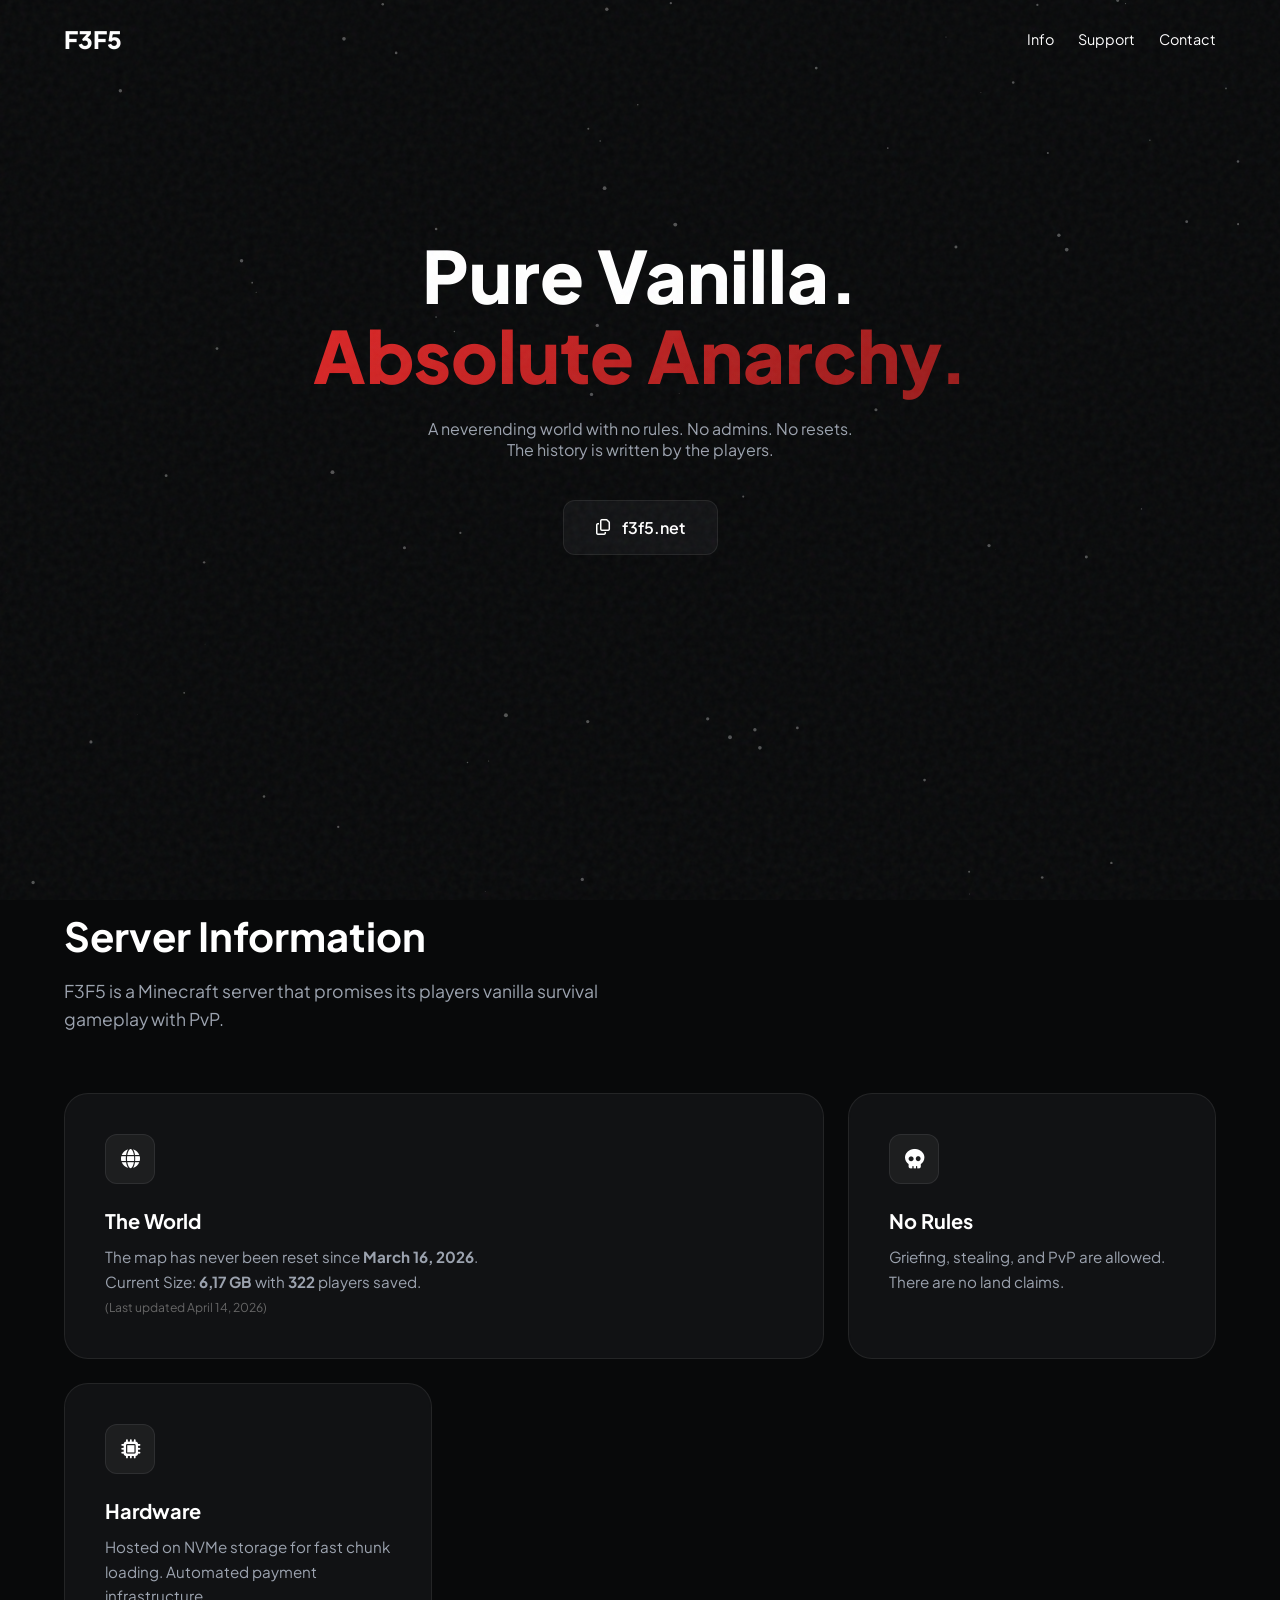
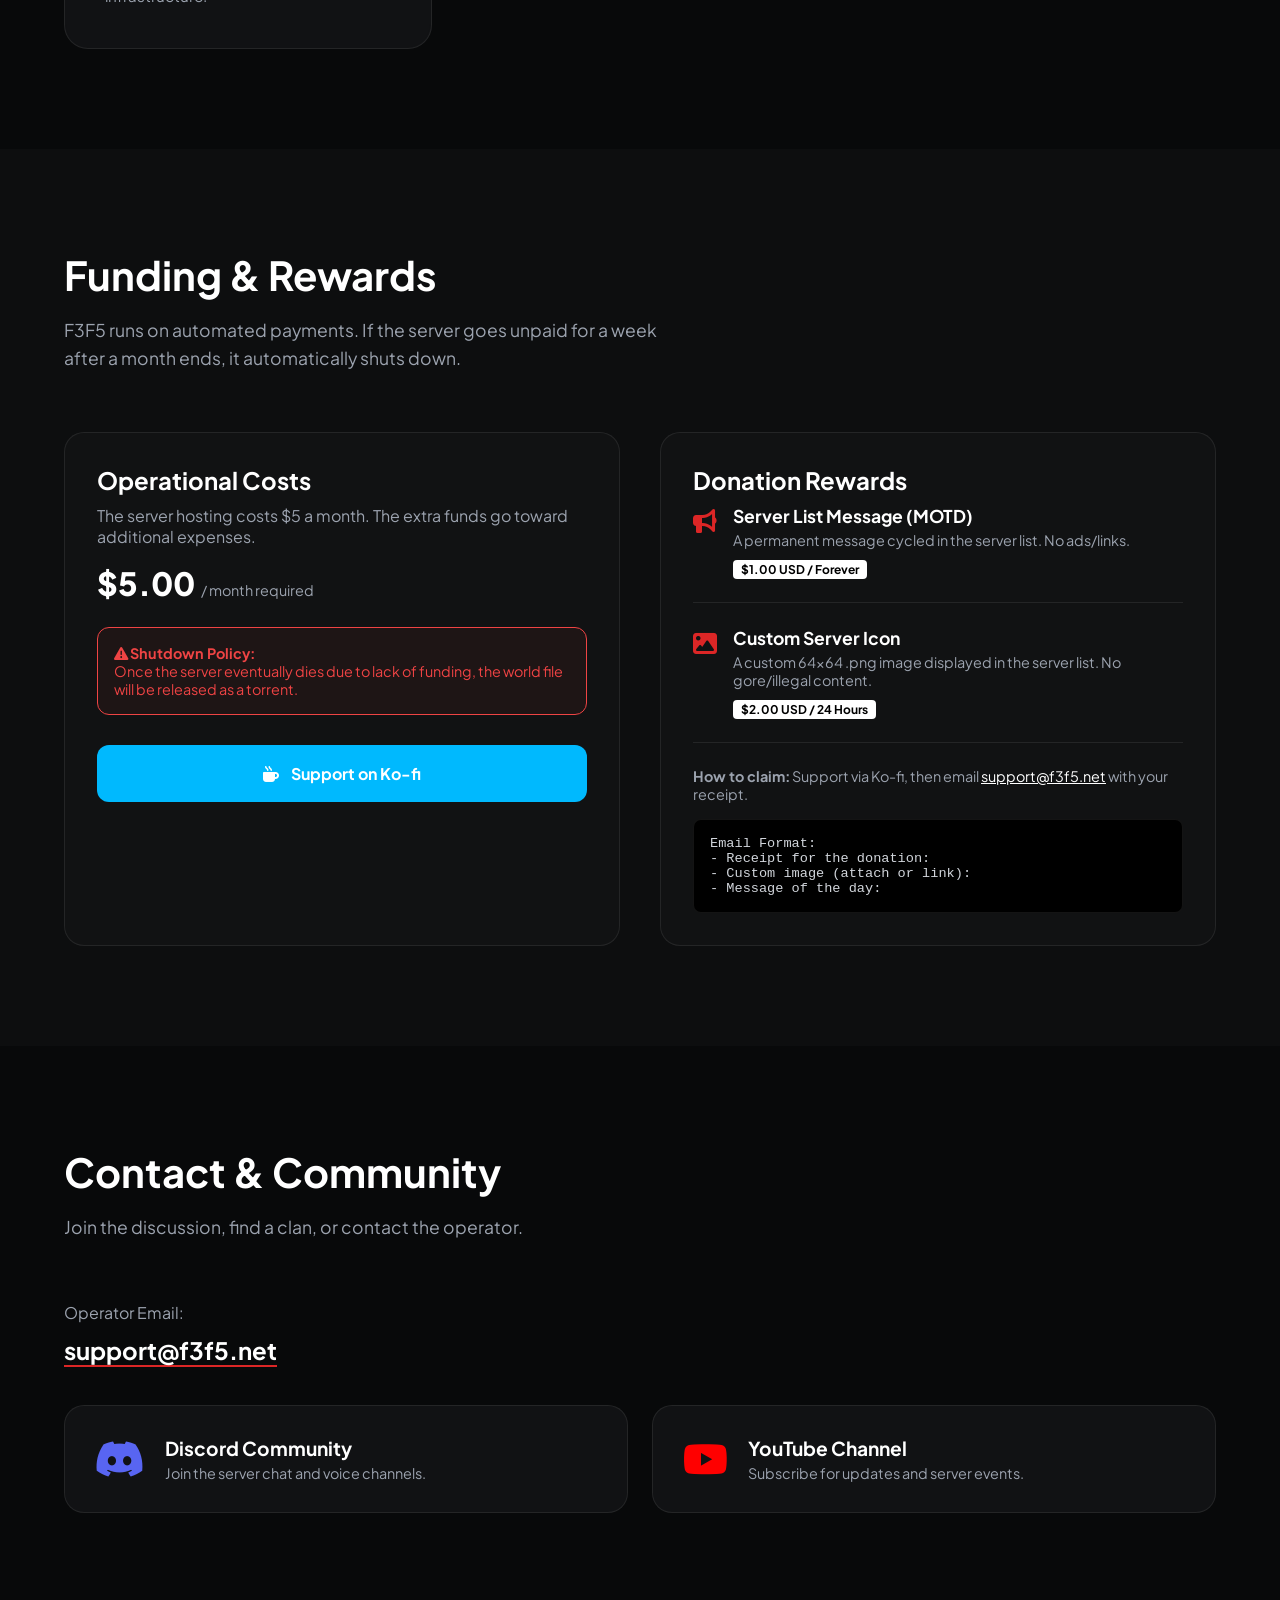
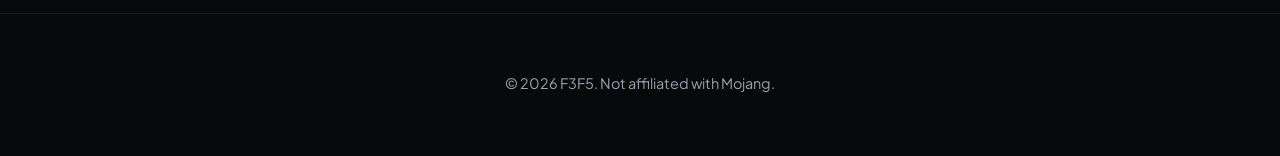
<file: index.html>
<!DOCTYPE html>
<html lang="en">
<head>
    <meta charset="UTF-8">
    <meta name="viewport" content="width=device-width, initial-scale=1.0">
    <title>F3F5</title>

    <!-- SEO -->
    <meta name="description" content="F3F5 is a pure vanilla anarchy Minecraft server. A world with no resets, no rules, and no admins.">
    <link rel="canonical" href="https://f3f5.net/">
    <meta name="referrer" content="no-referrer-when-downgrade">
    
    <!-- Open Graph -->
    <meta property="og:site_name" content="F3F5">
    <meta property="og:type" content="website">
    <meta property="og:title" content="F3F5">
    <meta property="og:description" content="F3F5 is a pure vanilla anarchy Minecraft server. A world with no resets, no rules, and no admins.">
    <meta property="og:url" content="https://f3f5.net/">
    
    <!-- Twitter Cards -->
    <meta name="twitter:card" content="summary">
    <meta name="twitter:title" content="F3F5">
    <meta name="twitter:description" content="F3F5 is a pure vanilla anarchy Minecraft server. A world with no resets, no rules, and no admins.">
    <meta name="twitter:url" content="https://f3f5.net/">

    <!-- FAVICON -->
    <link rel="icon" type="image/png" href="/favicon-96x96.png" sizes="96x96" />
    <link rel="icon" type="image/svg+xml" href="/favicon.svg" />
    <link rel="shortcut icon" href="/favicon.ico" />
    <link rel="apple-touch-icon" sizes="180x180" href="/apple-touch-icon.png" />
    <meta name="apple-mobile-web-app-title" content="f3f5" />
    <link rel="manifest" href="/site.webmanifest" />

    <!-- Fonts: Plus Jakarta Sans -->
    <link rel="preconnect" href="https://fonts.googleapis.com">
    <link rel="preconnect" href="https://fonts.gstatic.com" crossorigin>
    <link href="https://fonts.googleapis.com/css2?family=Plus+Jakarta+Sans:wght@400;500;600;700;800&display=swap" rel="stylesheet">

    <!-- Icons -->
    <link rel="stylesheet" href="https://cdnjs.cloudflare.com/ajax/libs/font-awesome/6.4.0/css/all.min.css">

    <!-- AOS Animations CSS -->
    <link href="https://unpkg.com/aos@2.3.1/dist/aos.css" rel="stylesheet">

    <!-- Custom CSS -->
    <link rel="stylesheet" href="assets/css/style.css">
</head>
<body>

    <div class="noise-overlay"></div>

    <nav id="navbar">
        <div class="container nav-inner">
            <a href="#" class="logo">F3F5</a>
            <div class="nav-links">
                <a href="#info">Info</a>
                <a href="#funding">Support</a>
                <a href="#contact">Contact</a>
            </div>
        </div>
    </nav>

    <!-- HERO -->
    <section class="hero">
        <canvas id="particles-canvas"></canvas>
        <div class="container hero-content">
            <!--
            <div class="status-pill" data-aos="fade-down">
                <div class="status-dot"></div>
                Maintained by Anonymous
            </div>
            -->

            <h1 data-aos="zoom-in" data-aos-duration="1000">
                Pure Vanilla.<br><span class="gradient-text">Absolute Anarchy.</span>
            </h1>

            <p data-aos="fade-up" data-aos-delay="200" class="hero-desc">
                A neverending world with no rules. No admins. No resets.<br>
                The history is written by the players.
            </p>

            <div class="btn-copy" onclick="copyIp()" data-aos="fade-up" data-aos-delay="300">
                <i class="fa-regular fa-copy"></i>
                <span id="ip-text">f3f5.net</span>
            </div>
        </div>
    </section>

    <!-- INFO GRID -->
    <section id="info">
        <div class="container">
            <div class="section-header" data-aos="fade-right">
                <h2>Server Information</h2>
                <p>F3F5 is a Minecraft server that promises its players vanilla survival gameplay with PvP.</p>
            </div>

            <div class="spotlight-group" id="spotlight-grid">

                <!-- World Stats -->
                <div class="card bento-wide" data-aos="fade-up">
                    <div class="card-inner"></div>
                    <div class="card-content">
                        <div class="card-icon"><i class="fa-solid fa-globe"></i></div>
                        <div>
                            <h3>The World</h3>
                            <p>The map has never been reset since <strong>March 16, 2026</strong>.<br>
                            Current Size: <strong>6,17 GB</strong> with <strong>322</strong> players saved.<br>
                            <span class="sub-text">(Last updated April 14, 2026)</span></p>
                        </div>
                    </div>
                </div>

                <!-- Anarchy Concept -->
                <div class="card" data-aos="fade-up" data-aos-delay="100">
                    <div class="card-inner"></div>
                    <div class="card-content">
                        <div class="card-icon"><i class="fa-solid fa-skull"></i></div>
                        <h3>No Rules</h3>
                        <p>Griefing, stealing, and PvP are allowed. There are no land claims.</p>
                    </div>
                </div>

                <!-- Technical -->
                <div class="card" data-aos="fade-up" data-aos-delay="200">
                    <div class="card-inner"></div>
                    <div class="card-content">
                        <div class="card-icon"><i class="fa-solid fa-microchip"></i></div>
                        <h3>Hardware</h3>
                        <p>Hosted on NVMe storage for fast chunk loading. Automated payment infrastructure.</p>
                    </div>
                </div>

            </div>
        </div>
    </section>

    <!-- FUNDING & REWARDS -->
    <section id="funding" class="funding-section">
        <div class="container">
            <div class="section-header" data-aos="fade-right">
                <h2>Funding & Rewards</h2>
                <p>F3F5 runs on automated payments. If the server goes unpaid for a week after a month ends, it automatically shuts down.</p>
            </div>

            <div class="funding-grid">

                <!-- LEFT: Cost & Risk -->
                <div class="funding-box" data-aos="fade-right">
                    <h3 class="box-title">Operational Costs</h3>
                    <p class="text-muted">The server hosting costs $5 a month. The extra funds go toward additional expenses.</p>

                    <div class="price-tag">$5.00 <span class="sub-price">/ month required</span></div>

                    <div class="warning-box">
                        <i class="fa-solid fa-triangle-exclamation"></i>
                        <strong>Shutdown Policy:</strong><br>
                        Once the server eventually dies due to lack of funding, the world file will be released as a torrent.
                    </div>

                    <!-- KO-FI BUTTON -->
                    <a href="https://ko-fi.com/lokspel" target="_blank" class="btn-kofi" rel="noopener">
                          <i class="fa-solid fa-mug-hot"></i> Support on Ko-fi
                    </a>
                </div>

                <!-- RIGHT: Rewards -->
                <div class="funding-box" data-aos="fade-left">
                    <h3 class="box-title">Donation Rewards</h3>

                    <!-- Reward 1 -->
                    <div class="reward-item">
                        <div class="reward-icon"><i class="fa-solid fa-bullhorn"></i></div>
                        <div>
                            <h4 class="reward-title">Server List Message (MOTD)</h4>
                            <p class="reward-desc">A permanent message cycled in the server list. No ads/links.</p>
                            <span class="badge">$1.00 USD / Forever</span>
                        </div>
                    </div>

                    <!-- Reward 2 -->
                    <div class="reward-item">
                        <div class="reward-icon"><i class="fa-solid fa-image"></i></div>
                        <div>
                            <h4 class="reward-title">Custom Server Icon</h4>
                            <p class="reward-desc">A custom 64x64 .png image displayed in the server list. No gore/illegal content.</p>
                            <span class="badge">$2.00 USD / 24 Hours</span>
                        </div>
                    </div>

                    <div class="claim-instructions">
                        <p><strong>How to claim:</strong> Support via Ko-fi, then email <a href="mailto:support@f3f5.net" class="email-link">support@f3f5.net</a> with your receipt.</p>

                        <div class="code-block">
                            Email Format:<br>
                            - Receipt for the donation:<br>
                            - Custom image (attach or link):<br>
                            - Message of the day:
                        </div>
                    </div>
                </div>

            </div>
        </div>
    </section>

    <!-- CONTACT -->
    <section id="contact">
        <div class="container">
            <div class="section-header" data-aos="fade-up">
                <h2>Contact & Community</h2>
                <p>Join the discussion, find a clan, or contact the operator.</p>
            </div>

           <p class="contact-label">Operator Email:</p>
            <a href="mailto:support@f3f5.net" class="big-email">
                support@f3f5.net
            </a>

            <!-- SOCIAL GRID -->
            <div class="social-grid">

                <a href="/discord.html" target="_blank" class="social-card discord" data-aos="fade-up" data-aos-delay="100" rel="noopener">
                    <i class="fa-brands fa-discord"></i>
                    <div class="social-info">
                        <h3>Discord Community</h3>
                        <p>Join the server chat and voice channels.</p>
                    </div>
                </a>

                <a href="https://www.youtube.com/@mishacantstream" target="_blank" class="social-card youtube" data-aos="fade-up" data-aos-delay="200" rel="noopener">
                    <i class="fa-brands fa-youtube"></i>
                    <div class="social-info">
                        <h3>YouTube Channel</h3>
                        <p>Subscribe for updates and server events.</p>
                    </div>
                </a>

            </div>
        </div>
    </section>

    <footer>
        <div class="container">
            <p>&copy; 2026 F3F5. Not affiliated with Mojang.</p>
        </div>
    </footer>

    <div class="toast" id="toast">
        <i class="fa-solid fa-check-circle" style="color: #10b981;"></i>
        IP Copied: f3f5.net
    </div>

    <!-- AOS JS Library -->
    <script src="https://unpkg.com/aos@2.3.1/dist/aos.js"></script>

    <!-- Custom JS -->
    <script src="assets/js/script.js"></script>

    <!--
    This Source Code Form is subject to the terms of the Mozilla Public
    License, v. 2.0. If a copy of the MPL was not distributed with this
    file, You can obtain one at https://mozilla.org/MPL/2.0/.
    -->
</body>
</html>
</file>
<file: assets/css/style.css>
/*
This Source Code Form is subject to the terms of the Mozilla Public
License, v. 2.0. If a copy of the MPL was not distributed with this
file, You can obtain one at https://mozilla.org/MPL/2.0/.
*/

/* --- 1. SETUP & VARIABLES --- */
:root {
    --bg-main: #08090a;
    --bg-card: #111214;
    --accent: #dc2626; /* Red for Anarchy */
    --kofi: #00b9fe;
    --discord: #5865F2;
    --telegram: #0088cc;
    --youtube: #FF0000;
    --text-main: #ffffff;
    --text-muted: #9ca3af;
    --border: rgba(255, 255, 255, 0.08);
    --spotlight-color: rgba(255, 255, 255, 0.1);
    --spotlight-color: rgba(255, 255, 255, 0.1);
}

/* Globally prevent the page from being wider than the viewport */
html, body {
    max-width: 100%;
    overflow-x: hidden;
}

* { margin: 0; padding: 0; box-sizing: border-box; }

body {
    background-color: var(--bg-main);
    color: var(--text-main);
    font-family: 'Plus Jakarta Sans', sans-serif;
    position: relative;
}
/* Noise Texture */
.noise-overlay {
    position: fixed; top: 0; left: 0; width: 100%; height: 100%;
    background: url("data:image/svg+xml,%3Csvg viewBox='0 0 200 200' xmlns='http://www.w3.org/2000/svg'%3E%3Cfilter id='noiseFilter'%3E%3CfeTurbulence type='fractalNoise' baseFrequency='0.65' numOctaves='3' stitchTiles='stitch'/%3E%3C/filter%3E%3Crect width='100%25' height='100%25' filter='url(%23noiseFilter)' opacity='0.05'/%3E%3C/svg%3E");
    pointer-events: none; z-index: 999;
}

/* --- 2. UTILS --- */
.container { max-width: 1200px; margin: 0 auto; padding: 0 24px; position: relative; z-index: 2; }
section { padding: 100px 0; }

.section-header { margin-bottom: 60px; max-width: 600px; }
.section-header h2 { font-size: 2.5rem; font-weight: 700; margin-bottom: 16px; letter-spacing: 0; }
.section-header p { color: var(--text-muted); font-size: 1.1rem; line-height: 1.6; }

.gradient-text {
    background: linear-gradient(135deg, #dc2626 0%, #991b1b 100%);
    -webkit-background-clip: text;
    -webkit-text-fill-color: transparent;
}

.text-muted { color: var(--text-muted); }

/* --- 3. CARDS --- */
.spotlight-group {
    display: grid;
    gap: 24px;
    grid-template-columns: repeat(auto-fit, minmax(300px, 1fr));
}

.card {
    background-color: var(--bg-card);
    border: 1px solid var(--border);
    border-radius: 24px;
    padding: 40px;
    position: relative;
    overflow: hidden;
    transition: transform 0.3s ease;
    display: flex;
    flex-direction: column;
    justify-content: space-between;
}

.card::before {
    content: '';
    position: absolute;
    top: 0; left: 0; right: 0; bottom: 0;
    background: radial-gradient(
            800px circle at var(--mouse-x) var(--mouse-y),
            var(--spotlight-color),
            transparent 40%
    );
    z-index: 0; opacity: 0; transition: opacity 0.5s; pointer-events: none;
}

.card-inner { position: absolute; inset: 1px; background: var(--bg-card); border-radius: 23px; z-index: 1; }
.card-content { position: relative; z-index: 2; height: 100%; display: flex; flex-direction: column; }
.card:hover { transform: translateY(-5px); }
.card:hover::before { opacity: 1; }

.bento-wide { grid-column: span 2; }
@media(max-width: 768px) { .bento-wide { grid-column: span 1; } }

.card-icon {
    width: 50px; height: 50px; border-radius: 12px;
    background: rgba(255,255,255,0.05); display: flex; align-items: center; justify-content: center;
    font-size: 1.2rem; margin-bottom: 24px; color: #fff; border: 1px solid var(--border);
}
.card h3 { font-size: 1.25rem; margin-bottom: 12px; font-weight: 700; }
.card p { color: var(--text-muted); line-height: 1.6; font-size: 0.95rem; }
.sub-text { font-size: 0.8em; color: #666; }

/* --- 4. HERO --- */
.hero {
    min-height: 90vh; display: flex; align-items: center; justify-content: center;
    text-align: center; position: relative; padding-top: 80px;
}
#particles-canvas { position: absolute; top: 0; left: 0; width: 100%; height: 100%; z-index: 0; }
.hero-content { z-index: 3; position: relative; padding: 0 20px; }

.status-pill {
    display: inline-flex; align-items: center; gap: 8px;
    padding: 8px 16px; border-radius: 50px;
    background: rgba(220, 38, 38, 0.1);
    border: 1px solid rgba(220, 38, 38, 0.2);
    font-size: 0.85rem; font-weight: 600; color: #ef4444;
    margin-bottom: 30px; backdrop-filter: blur(10px);
}
.status-dot { width: 6px; height: 6px; background: #ef4444; border-radius: 50%; box-shadow: 0 0 10px #ef4444; }

.hero h1 {
    font-size: 4.5rem; font-weight: 800; line-height: 1.1; margin-bottom: 24px;
    letter-spacing: 0;
    color: #fff;
}
.hero-desc { max-width: 600px; margin: 0 auto 40px auto; color: var(--text-muted); }

.btn-copy {
    background: var(--bg-card); border: 1px solid var(--border); padding: 16px 32px;
    border-radius: 12px; color: #fff; font-weight: 600; display: flex; align-items: center; gap: 12px;
    cursor: pointer; transition: 0.3s; margin: 0 auto; width: fit-content;
}
.btn-copy:hover { border-color: var(--accent); box-shadow: 0 0 30px rgba(220, 38, 38, 0.2); }

/* --- 5. KOFI & FUNDING --- */
.funding-section { background: rgba(255,255,255,0.02); }
.funding-grid { display: grid; grid-template-columns: 1fr 1fr; gap: 40px; margin-top: 40px; }
.funding-box {
    background: rgba(255,255,255,0.02); border: 1px solid var(--border);
    padding: 32px; border-radius: 20px;
}
.box-title { font-size: 1.5rem; margin-bottom: 10px; }
.price-tag { font-size: 2rem; font-weight: 800; color: var(--text-main); margin: 16px 0; }
.sub-price { font-size: 0.9rem; color: var(--text-muted); font-weight: 400; }

.warning-box {
    margin-top: 24px; padding: 16px; border: 1px solid #ef4444; border-radius: 12px;
    background: rgba(239, 68, 68, 0.05); color: #ef4444; font-size: 0.9rem;
}

.btn-kofi {
    background: var(--kofi);
    color: #fff;
    padding: 18px 32px;
    border-radius: 12px;
    font-weight: 700;
    text-decoration: none;
    display: flex;
    align-items: center;
    justify-content: center;
    gap: 12px;
    transition: all 0.3s ease;
    margin-top: 30px;
    border: none;
}
.btn-kofi:hover { transform: translateY(-2px); box-shadow: 0 10px 30px rgba(0, 185, 254, 0.3); }

/* Rewards */
.reward-item {
    display: flex; align-items: flex-start; gap: 16px; margin-bottom: 24px;
    padding-bottom: 24px; border-bottom: 1px solid var(--border);
}
.reward-item:last-child { border-bottom: none; margin-bottom: 0; padding-bottom: 0; }
.reward-icon { font-size: 1.5rem; color: var(--accent); }
.reward-title { font-size: 1.1rem; margin-bottom: 4px; }
.reward-desc { font-size: 0.9rem; color: var(--text-muted); margin-bottom: 8px; }
.badge { background: #fff; color: #000; font-size: 0.75rem; padding: 2px 8px; border-radius: 4px; font-weight: 700; }

.claim-instructions { margin-top: 20px; font-size: 0.9rem; color: var(--text-muted); }
.email-link { color: #fff; }
.code-block {
    background: #000; padding: 16px; border-radius: 8px; font-family: monospace;
    font-size: 0.85rem; color: #d1d5db; margin-top: 16px; border: 1px solid var(--border);
}

/* --- 6. SOCIAL CARDS --- */
.social-grid {
    display: grid;
    grid-template-columns: repeat(auto-fit, minmax(250px, 1fr));
    gap: 24px;
    margin-top: 40px;
}
.social-card {
    background: var(--bg-card);
    border: 1px solid var(--border);
    border-radius: 20px;
    padding: 30px;
    text-decoration: none;
    color: #fff;
    display: flex;
    align-items: center;
    gap: 20px;
    transition: all 0.3s ease;
}
.social-card i { font-size: 2.5rem; transition: 0.3s; }
.social-card.discord:hover { border-color: var(--discord); background: rgba(88, 101, 242, 0.1); }
.social-card.discord i { color: var(--discord); }
.social-card.telegram:hover { border-color: #0088cc; background: rgba(0, 136, 204, 0.1); } .social-card.telegram i { color: #0088cc; }
.social-card.youtube:hover { border-color: var(--youtube); background: rgba(255, 0, 0, 0.1); }
.social-card.youtube i { color: var(--youtube); }
.social-info h3 { font-size: 1.2rem; margin-bottom: 4px; }
.social-info p { color: var(--text-muted); font-size: 0.9rem; }

.contact-label { color: var(--text-muted); margin-bottom: 12px; }
.big-email { font-size: 1.5rem; color: #fff; text-decoration: none; font-weight: 700; border-bottom: 2px solid var(--accent); }

/* --- 7. NAVBAR & FOOTER --- */
nav {
    position: fixed; top: 0; width: 100%; z-index: 100; padding: 24px 0; transition: 0.3s;
}
nav.scrolled {
    padding: 16px 0; background: rgba(8, 9, 10, 0.9);
    backdrop-filter: blur(12px); border-bottom: 1px solid var(--border);
}
.nav-inner { display: flex; justify-content: space-between; align-items: center; }
.logo { font-weight: 800; font-size: 1.5rem; color: #fff; text-decoration: none; }
.nav-links { display: flex; gap: 24px; }
.nav-links a { color: #fff; text-decoration: none; font-size: 0.9rem; }

footer { padding: 60px 0; border-top: 1px solid var(--border); text-align: center; color: var(--text-muted); font-size: 0.9rem; }

.toast {
    position: fixed; bottom: 30px; left: 50%; transform: translateX(-50%) translateY(100px);
    background: #fff; color: #000; padding: 12px 24px; border-radius: 50px;
    font-weight: 600; opacity: 0; transition: 0.4s; z-index: 1000;
}
.toast.show { transform: translateX(-50%) translateY(0); opacity: 1; }

@media (min-width: 1440px) {
    .container {
        max-width: clamp(1200px, calc(39.17vw + 636px), 2140px);
        padding: 0 clamp(24px, calc(1vw + 9.6px), 48px);
    }

    section { padding: clamp(100px, calc(3.75vw + 46px), 190px) 0; }

    .section-header {
        max-width: clamp(600px, calc(15.83vw + 372px), 980px);
        margin-bottom: clamp(60px, calc(1.67vw + 36px), 100px);
    }
    .section-header h2 { font-size: clamp(2.5rem, calc(1.24rem + 1.4vw), 4.6rem); }
    .section-header p { font-size: clamp(1.1rem, calc(0.8rem + 0.33vw), 1.6rem); }

    .spotlight-group {
        gap: clamp(24px, calc(1vw + 9.6px), 48px);
        grid-template-columns: repeat(auto-fit, minmax(clamp(300px, calc(8.33vw + 180px), 500px), 1fr));
    }

    .card {
        padding: clamp(40px, calc(1.25vw + 22px), 70px);
        border-radius: clamp(24px, calc(0.17vw + 21.6px), 28px);
    }
    .card-inner { border-radius: clamp(23px, calc(0.17vw + 20.6px), 27px); }
    .card-icon {
        width: clamp(50px, calc(1.33vw + 30.8px), 82px);
        height: clamp(50px, calc(1.33vw + 30.8px), 82px);
        font-size: clamp(1.2rem, calc(0.81rem + 0.43vw), 1.85rem);
        margin-bottom: clamp(24px, calc(0.58vw + 15.6px), 38px);
    }
    .card h3 { font-size: clamp(1.25rem, calc(0.83rem + 0.47vw), 1.95rem); }
    .card p { font-size: clamp(0.95rem, calc(0.71rem + 0.27vw), 1.35rem); }

    .hero { padding-top: clamp(80px, calc(1.67vw + 56px), 120px); }
    .hero h1 {
        font-size: clamp(4.5rem, calc(1.8rem + 3vw), 9rem);
        margin-bottom: clamp(24px, calc(0.58vw + 15.6px), 38px);
    }
    .hero-desc {
        max-width: clamp(600px, calc(18.33vw + 336px), 1040px);
        font-size: clamp(1rem, calc(0.55rem + 0.5vw), 1.75rem);
        line-height: 1.7;
        margin-bottom: clamp(40px, calc(0.58vw + 31.6px), 54px);
    }
    .btn-copy {
        padding: clamp(16px, calc(0.33vw + 11.2px), 24px) clamp(32px, calc(0.92vw + 18.8px), 54px);
        font-size: clamp(1rem, calc(0.7rem + 0.33vw), 1.5rem);
        gap: clamp(12px, calc(0.17vw + 9.6px), 16px);
    }

    .funding-grid {
        gap: clamp(40px, calc(1.33vw + 20.8px), 72px);
        margin-top: clamp(40px, calc(0.67vw + 30.4px), 56px);
    }
    .funding-box {
        padding: clamp(32px, calc(1.33vw + 12.8px), 64px);
        border-radius: clamp(20px, calc(0.17vw + 17.6px), 24px);
    }
    .box-title { font-size: clamp(1.5rem, calc(0.96rem + 0.6vw), 2.4rem); }
    .text-muted {
        font-size: clamp(1rem, calc(0.79rem + 0.23vw), 1.35rem);
        line-height: 1.65;
    }
    .price-tag {
        font-size: clamp(2rem, calc(1.1rem + 1vw), 3.5rem);
        margin: clamp(16px, calc(0.33vw + 11.2px), 24px) 0;
    }
    .sub-price { font-size: clamp(0.9rem, calc(0.84rem + 0.07vw), 1.05rem); }
    .warning-box {
        padding: clamp(16px, calc(0.42vw + 10px), 26px);
        font-size: clamp(0.9rem, calc(0.67rem + 0.25vw), 1.28rem);
        border-radius: clamp(12px, calc(0.17vw + 9.6px), 16px);
    }
    .btn-kofi {
        padding: clamp(18px, calc(0.17vw + 15.6px), 22px) clamp(32px, calc(0.25vw + 28.4px), 38px);
        font-size: clamp(1rem, calc(0.79rem + 0.23vw), 1.35rem);
    }

    .reward-item {
        gap: clamp(16px, calc(0.33vw + 11.2px), 24px);
        margin-bottom: clamp(24px, calc(0.33vw + 19.2px), 32px);
        padding-bottom: clamp(24px, calc(0.33vw + 19.2px), 32px);
    }
    .reward-icon { font-size: clamp(1.5rem, calc(1.11rem + 0.43vw), 2.15rem); }
    .reward-title { font-size: clamp(1.1rem, calc(0.74rem + 0.4vw), 1.7rem); }
    .reward-desc { font-size: clamp(0.9rem, calc(0.69rem + 0.23vw), 1.25rem); }
    .badge {
        font-size: clamp(0.75rem, calc(0.66rem + 0.1vw), 0.9rem);
        padding: clamp(2px, calc(0.08vw + 0.8px), 4px) clamp(8px, calc(0.08vw + 6.8px), 10px);
    }
    .claim-instructions { font-size: clamp(0.9rem, calc(0.71rem + 0.22vw), 1.22rem); }
    .code-block {
        padding: clamp(16px, calc(0.25vw + 12.4px), 22px);
        font-size: clamp(0.85rem, calc(0.66rem + 0.22vw), 1.16rem);
    }

    .social-grid {
        gap: clamp(24px, calc(1vw + 9.6px), 48px);
        margin-top: clamp(40px, calc(0.67vw + 30.4px), 56px);
    }
    .social-card {
        padding: clamp(30px, calc(1.08vw + 14.4px), 56px);
        border-radius: clamp(20px, calc(0.17vw + 17.6px), 24px);
        gap: clamp(20px, calc(0.33vw + 15.2px), 28px);
    }
    .social-card i { font-size: clamp(2.5rem, calc(1.6rem + 1vw), 4rem); }
    .social-info h3 { font-size: clamp(1.2rem, calc(0.81rem + 0.43vw), 1.85rem); }
    .social-info p { font-size: clamp(0.9rem, calc(0.67rem + 0.27vw), 1.28rem); }

    .contact-label { font-size: clamp(1rem, calc(0.79rem + 0.23vw), 1.35rem); }
    .big-email { font-size: clamp(1.5rem, calc(0.87rem + 0.7vw), 2.55rem); }

    nav { padding: clamp(24px, calc(0.58vw + 15.6px), 38px) 0; }
    nav.scrolled { padding: clamp(16px, calc(0.33vw + 11.2px), 24px) 0; }
    .logo { font-size: clamp(1.5rem, calc(1.02rem + 0.53vw), 2.3rem); }
    .nav-links { gap: clamp(24px, calc(1vw + 9.6px), 48px); }
    .nav-links a { font-size: clamp(0.9rem, calc(0.66rem + 0.27vw), 1.3rem); }
    footer {
        padding: clamp(60px, calc(0.75vw + 49.2px), 78px) 0;
        font-size: clamp(0.9rem, calc(0.69rem + 0.23vw), 1.25rem);
    }
}

@media (max-width: 900px) {
    .funding-grid { grid-template-columns: 1fr; }
    .hero h1 { font-size: 3rem; }
}

@media (max-width: 768px) {
    body [data-aos][data-aos="fade-left"],
    body [data-aos][data-aos="fade-right"] {
        transform: translate3d(0, 24px, 0);
    }

    body [data-aos][data-aos="fade-left"].aos-animate,
    body [data-aos][data-aos="fade-right"].aos-animate {
        transform: translate3d(0, 0, 0);
    }
}

@media (max-width: 480px) {
    .container { padding: 0 20px; }
    section { padding: 80px 0; }

    .nav-inner { gap: 16px; }
    .nav-links { gap: 18px; }
    .nav-links a { font-size: 0.86rem; }

    .hero { min-height: 100svh; }
    .hero-content { padding: 0; }
    .hero h1 {
        font-size: 2.9rem;
        letter-spacing: 0;
    }

    .section-header { margin-bottom: 44px; }
    .section-header h2 {
        font-size: 2rem;
        letter-spacing: 0;
    }

    .spotlight-group,
    .funding-grid,
    .social-grid {
        grid-template-columns: minmax(0, 1fr);
    }

    .card,
    .funding-box,
    .social-card {
        padding: 28px;
        border-radius: 16px;
    }

    .card-inner { border-radius: 15px; }
    .reward-item { gap: 12px; }
    .big-email { font-size: 1.25rem; overflow-wrap: anywhere; }
    .code-block { overflow-wrap: anywhere; }
}

@media (max-width: 340px) {
    .container { padding: 0 18px; }
    .nav-links { gap: 14px; }
    .nav-links a { font-size: 0.82rem; }

    .hero h1 { font-size: 2.55rem; }

    .card,
    .funding-box,
    .social-card {
        padding: 24px;
    }
}
</file>
